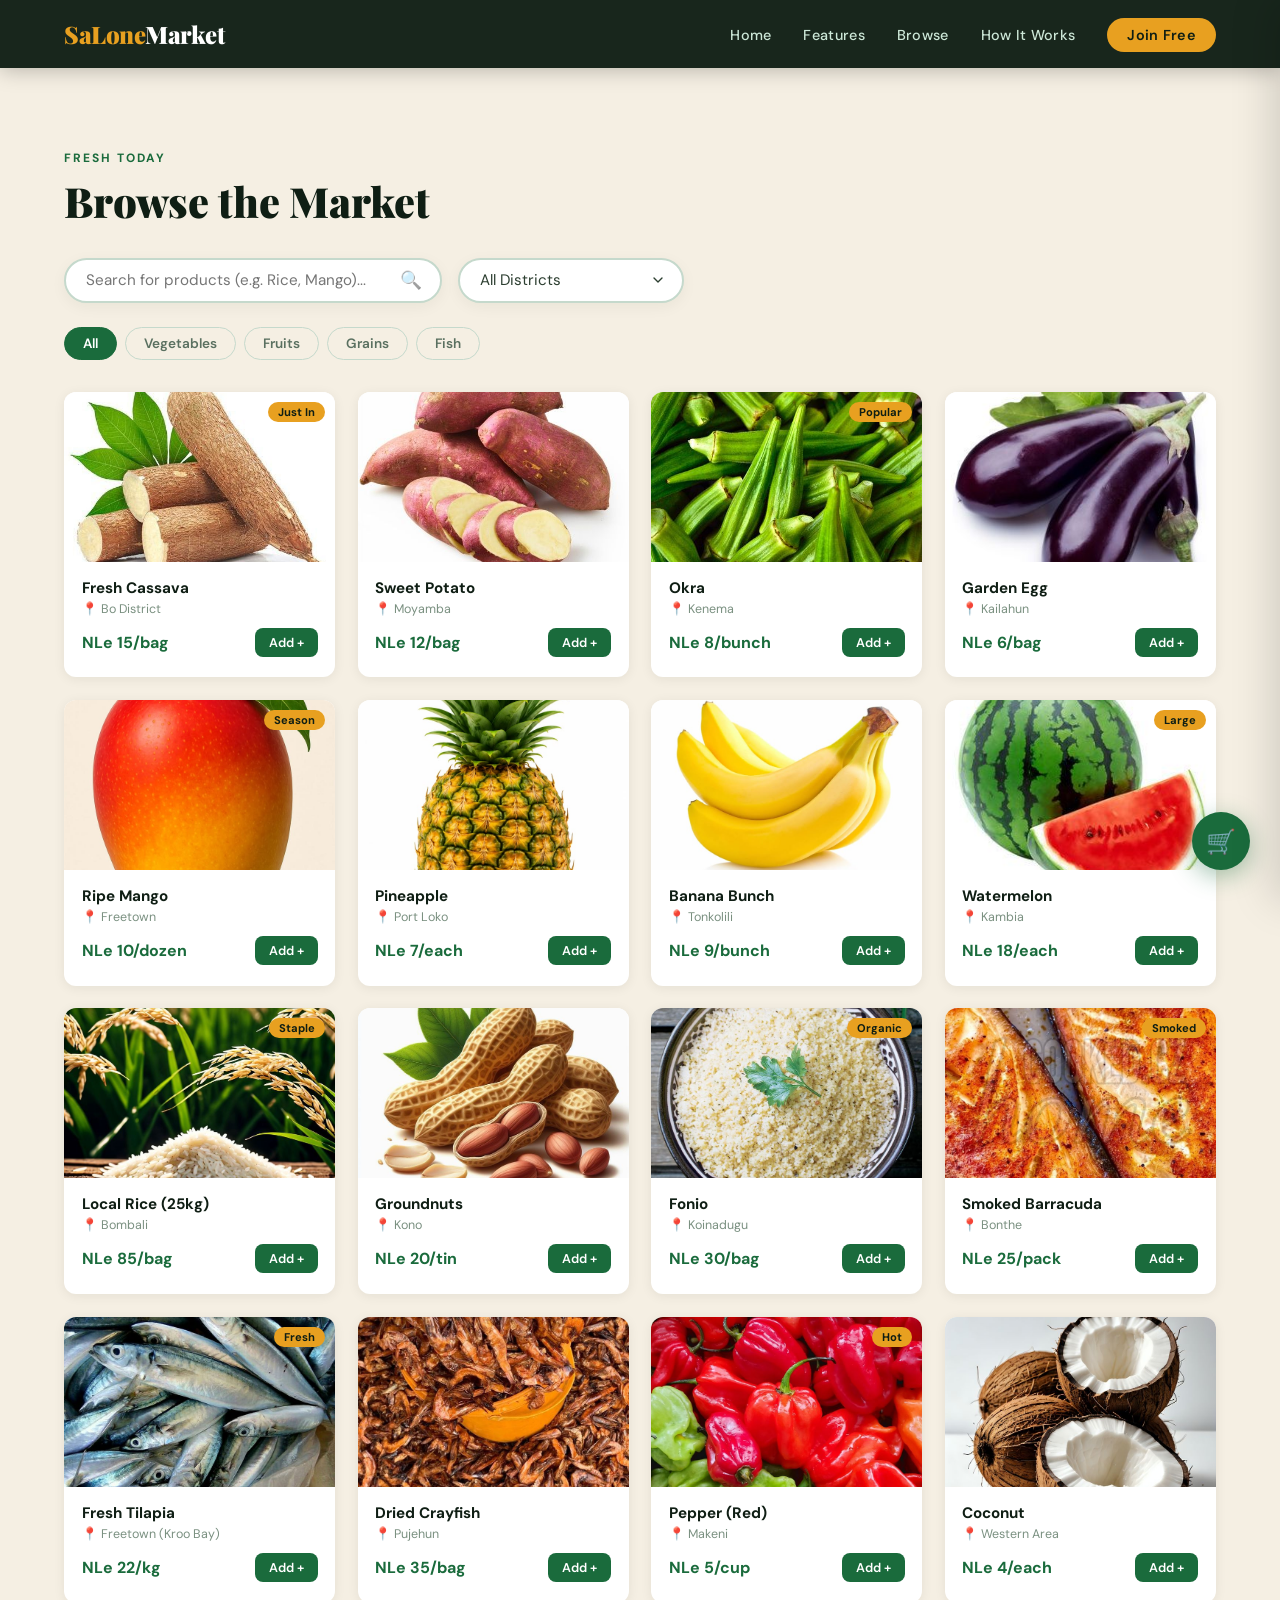
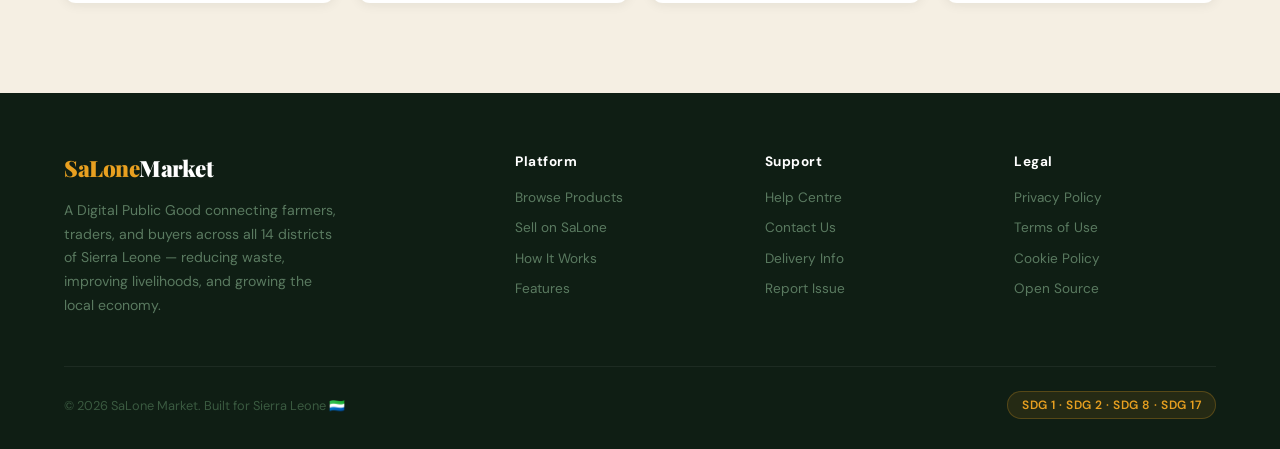
<file: browse.html>
<!DOCTYPE html>
<html lang="en">
<head>
  <meta charset="UTF-8" />
  <meta name="viewport" content="width=device-width, initial-scale=1.0"/>
  <title>SaLone Market — Browse</title>
  <link href="https://fonts.googleapis.com/css2?family=Playfair+Display:wght@700;900&family=DM+Sans:wght@300;400;500;600&display=swap" rel="stylesheet"/>
  <link rel="stylesheet" href="css/style.css" />
</head>
<body>

  <!-- ===== NAVBAR ===== -->
  <nav>
    <div class="nav-logo">SaLone<span>Market</span></div>
    <ul class="nav-links">
      <li><a href="index.html">Home</a></li>
      <li><a href="features.html">Features</a></li>
      <li><a href="browse.html" class="active">Browse</a></li>
      <li><a href="how-it-works.html">How It Works</a></li>
      <li><a href="register.html" class="nav-cta">Join Free</a></li>
    </ul>
    <button class="hamburger" id="hamburger" aria-label="Open menu">
      <span></span><span></span><span></span>
    </button>
  </nav>
  <div class="mobile-menu" id="mobileMenu">
    <a href="index.html" onclick="closeMobile()">Home</a>
    <a href="features.html" onclick="closeMobile()">Features</a>
    <a href="browse.html" onclick="closeMobile()">Browse</a>
    <a href="how-it-works.html" onclick="closeMobile()">How It Works</a>
    <a href="register.html" onclick="closeMobile()">Join Free</a>
  </div>

  <!-- ===== PRODUCTS ===== -->
  <section id="products" style="padding-top: 150px; min-height: 100vh;">
    <div class="products-header">
      <div class="reveal">
        <p class="section-label">Fresh Today</p>
        <h2 class="section-title">Browse the Market</h2>
      </div>
      <div class="products-controls">
        <div class="search-bars">
          <div class="search-bar-container">
            <input type="text" id="searchInput" placeholder="Search for products (e.g. Rice, Mango)..." onkeyup="handleSearch()" />
          </div>
          <div class="search-bar-container">
            <select id="locationInput" onchange="handleSearch()">
              <option value="">All Districts</option>
              <option value="Western Area">Western Area (Freetown)</option>
              <option value="Bo">Bo</option>
              <option value="Kenema">Kenema</option>
              <option value="Makeni">Makeni (Bombali)</option>
              <option value="Kono">Kono</option>
              <option value="Moyamba">Moyamba</option>
              <option value="Pujehun">Pujehun</option>
              <option value="Kailahun">Kailahun</option>
              <option value="Kambia">Kambia</option>
              <option value="Koinadugu">Koinadugu</option>
              <option value="Port Loko">Port Loko</option>
              <option value="Tonkolili">Tonkolili</option>
              <option value="Bonthe">Bonthe</option>
              <option value="Falaba">Falaba</option>
            </select>
          </div>
        </div>
        <div class="filter-tabs">
          <button class="tab-btn active" onclick="filterProducts('all',this)">All</button>
          <button class="tab-btn" onclick="filterProducts('vegetables',this)">Vegetables</button>
          <button class="tab-btn" onclick="filterProducts('fruits',this)">Fruits</button>
          <button class="tab-btn" onclick="filterProducts('grains',this)">Grains</button>
          <button class="tab-btn" onclick="filterProducts('fish',this)">Fish</button>
        </div>
      </div>
    </div>
    <div class="products-grid" id="productsGrid"></div>
  </section>

  <!-- ===== FOOTER ===== -->
  <footer>
    <div class="footer-grid">
      <div class="footer-brand">
        <div class="nav-logo">SaLone<span>Market</span></div>
        <p>A Digital Public Good connecting farmers, traders, and buyers across all 14 districts of Sierra Leone — reducing waste, improving livelihoods, and growing the local economy.</p>
      </div>
      <div class="footer-col">
        <h4>Platform</h4>
        <ul>
          <li><a href="browse.html">Browse Products</a></li>
          <li><a href="register.html">Sell on SaLone</a></li>
          <li><a href="how-it-works.html">How It Works</a></li>
          <li><a href="features.html">Features</a></li>
        </ul>
      </div>
      <div class="footer-col">
        <h4>Support</h4>
        <ul>
          <li><a href="#">Help Centre</a></li>
          <li><a href="#">Contact Us</a></li>
          <li><a href="#">Delivery Info</a></li>
          <li><a href="#">Report Issue</a></li>
        </ul>
      </div>
      <div class="footer-col">
        <h4>Legal</h4>
        <ul>
          <li><a href="#">Privacy Policy</a></li>
          <li><a href="#">Terms of Use</a></li>
          <li><a href="#">Cookie Policy</a></li>
          <li><a href="#">Open Source</a></li>
        </ul>
      </div>
    </div>
    <div class="footer-bottom">
      <p>© 2026 SaLone Market. Built for Sierra Leone 🇸🇱</p>
      <span class="sdg-badge">SDG 1 · SDG 2 · SDG 8 · SDG 17</span>
    </div>
  </footer>

  <!-- ===== CART FLOAT BUTTON ===== -->
  <button class="cart-float" onclick="toggleCart()" aria-label="Open cart">
    🛒
    <span class="cart-count" id="cartCount">0</span>
  </button>

  <!-- ===== CART SIDEBAR ===== -->
  <div class="cart-overlay" id="cartOverlay" onclick="toggleCart()"></div>
  <div class="cart-sidebar" id="cartSidebar">
    <div class="cart-header">
      <h2>Your Cart 🛒</h2>
      <button class="cart-close" onclick="toggleCart()">✕</button>
    </div>
    <div class="cart-items" id="cartItems">
      <div class="cart-empty">
        <div class="cart-empty-icon">🛒</div>
        <p>Your cart is empty.<br>Browse the market and add some goods!</p>
      </div>
    </div>
    <div class="cart-footer" id="cartFooter" style="display:none">
      <div class="cart-total">
        <span>Total</span>
        <span class="cart-total-price" id="cartTotal">NLe 0.00</span>
      </div>
      <button class="checkout-btn" onclick="checkout()">Proceed to Checkout →</button>
    </div>
  </div>

  <!-- ===== TOAST ===== -->
  <div class="toast" id="toast">
    <span class="toast-icon">✅</span>
    <span id="toastMsg">Item added!</span>
  </div>

  <script src="js/script.js"></script>
</body>
</html>
</file>
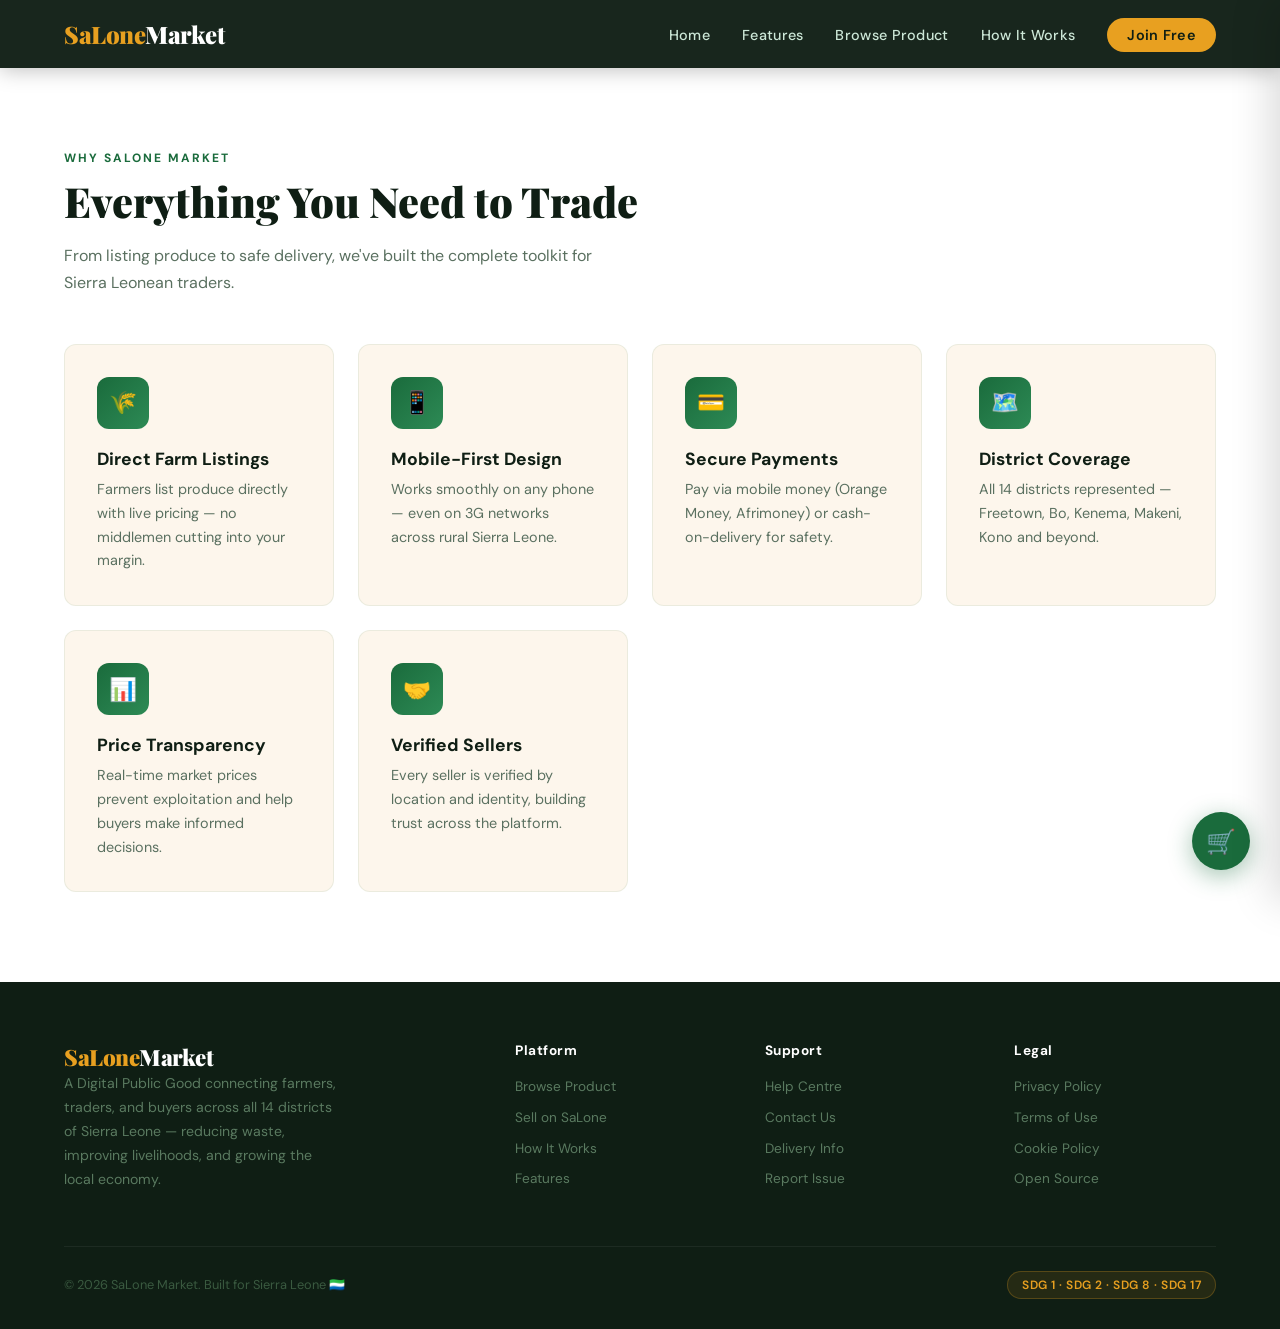
<file: features.html>
<!DOCTYPE html>
<html lang="en">
<head>
  <meta charset="UTF-8" />
  <meta name="viewport" content="width=device-width, initial-scale=1.0"/>
  <title>SaLone Market — Features</title>
  <link href="https://fonts.googleapis.com/css2?family=Playfair+Display:wght@700;900&family=DM+Sans:wght@300;400;500;600&display=swap" rel="stylesheet"/>
  <link rel="stylesheet" href="css/style.css" />
</head>
<body>

  <!-- ===== NAVBAR ===== -->
  <nav>
    <a href="index.html" class="nav-logo">SaLone<span>Market</span></a>
    <ul class="nav-links">
      <li><a href="index.html">Home</a></li>
      <li><a href="features.html" class="active">Features</a></li>
      <li><a href="browse.html">Browse Product</a></li>
      <li><a href="how-it-works.html">How It Works</a></li>
      <li><a href="register.html" class="nav-cta">Join Free</a></li>
    </ul>
    <button class="hamburger" id="hamburger" aria-label="Open menu">
      <span></span><span></span><span></span>
    </button>
  </nav>
  <div class="mobile-menu" id="mobileMenu">
    <a href="index.html" onclick="closeMobile()">Home</a>
    <a href="features.html" onclick="closeMobile()">Features</a>
    <a href="browse.html" onclick="closeMobile()">Browse Product</a>
    <a href="how-it-works.html" onclick="closeMobile()">How It Works</a>
    <a href="register.html" onclick="closeMobile()">Join Free</a>
  </div>

  <!-- ===== FEATURES ===== -->
  <section id="features" style="padding-top: 150px;">
    <div class="reveal">
      <p class="section-label">Why SaLone Market</p>
      <h2 class="section-title">Everything You Need to Trade</h2>
      <p class="section-sub">From listing produce to safe delivery, we've built the complete toolkit for Sierra Leonean traders.</p>
    </div>
    <div class="features-grid">
      <div class="feature-card reveal">
        <div class="feature-icon">🌾</div>
        <h3>Direct Farm Listings</h3>
        <p>Farmers list produce directly with live pricing — no middlemen cutting into your margin.</p>
      </div>
      <div class="feature-card reveal">
        <div class="feature-icon">📱</div>
        <h3>Mobile-First Design</h3>
        <p>Works smoothly on any phone — even on 3G networks across rural Sierra Leone.</p>
      </div>
      <div class="feature-card reveal">
        <div class="feature-icon">💳</div>
        <h3>Secure Payments</h3>
        <p>Pay via mobile money (Orange Money, Afrimoney) or cash-on-delivery for safety.</p>
      </div>
      <div class="feature-card reveal">
        <div class="feature-icon">🗺️</div>
        <h3>District Coverage</h3>
        <p>All 14 districts represented — Freetown, Bo, Kenema, Makeni, Kono and beyond.</p>
      </div>
      <div class="feature-card reveal">
        <div class="feature-icon">📊</div>
        <h3>Price Transparency</h3>
        <p>Real-time market prices prevent exploitation and help buyers make informed decisions.</p>
      </div>
      <div class="feature-card reveal">
        <div class="feature-icon">🤝</div>
        <h3>Verified Sellers</h3>
        <p>Every seller is verified by location and identity, building trust across the platform.</p>
      </div>
    </div>
  </section>

  <!-- ===== FOOTER ===== -->
  <footer>
    <div class="footer-grid">
      <div class="footer-brand">
        <a href="index.html" class="nav-logo">SaLone<span>Market</span></a>
        <p>A Digital Public Good connecting farmers, traders, and buyers across all 14 districts of Sierra Leone — reducing waste, improving livelihoods, and growing the local economy.</p>
      </div>
      <div class="footer-col">
        <h4>Platform</h4>
        <ul>
          <li><a href="browse.html">Browse Product</a></li>
          <li><a href="register.html">Sell on SaLone</a></li>
          <li><a href="how-it-works.html">How It Works</a></li>
          <li><a href="features.html">Features</a></li>
        </ul>
      </div>
      <div class="footer-col">
        <h4>Support</h4>
        <ul>
          <li><a href="#">Help Centre</a></li>
          <li><a href="#">Contact Us</a></li>
          <li><a href="#">Delivery Info</a></li>
          <li><a href="#">Report Issue</a></li>
        </ul>
      </div>
      <div class="footer-col">
        <h4>Legal</h4>
        <ul>
          <li><a href="#">Privacy Policy</a></li>
          <li><a href="#">Terms of Use</a></li>
          <li><a href="#">Cookie Policy</a></li>
          <li><a href="#">Open Source</a></li>
        </ul>
      </div>
    </div>
    <div class="footer-bottom">
      <p>© 2026 SaLone Market. Built for Sierra Leone 🇸🇱</p>
      <span class="sdg-badge">SDG 1 · SDG 2 · SDG 8 · SDG 17</span>
    </div>
  </footer>

  <!-- ===== CART FLOAT BUTTON ===== -->
  <button class="cart-float" onclick="toggleCart()" aria-label="Open cart">
    🛒
    <span class="cart-count" id="cartCount">0</span>
  </button>

  <!-- ===== CART SIDEBAR ===== -->
  <div class="cart-overlay" id="cartOverlay" onclick="toggleCart()"></div>
  <div class="cart-sidebar" id="cartSidebar">
    <div class="cart-header">
      <h2>Your Cart 🛒</h2>
      <button class="cart-close" onclick="toggleCart()">✕</button>
    </div>
    <div class="cart-items" id="cartItems">
      <div class="cart-empty">
        <div class="cart-empty-icon">🛒</div>
        <p>Your cart is empty.<br>Browse the market and add some goods!</p>
      </div>
    </div>
    <div class="cart-footer" id="cartFooter" style="display:none">
      <div class="cart-total">
        <span>Total</span>
        <span class="cart-total-price" id="cartTotal">NLe 0.00</span>
      </div>
      <button class="checkout-btn" onclick="checkout()">Proceed to Checkout →</button>
    </div>
  </div>

  <!-- ===== TOAST ===== -->
  <div class="toast" id="toast">
    <span class="toast-icon">✅</span>
    <span id="toastMsg">Item added!</span>
  </div>

  <script src="js/script.js"></script>
</body>
</html>
</file>
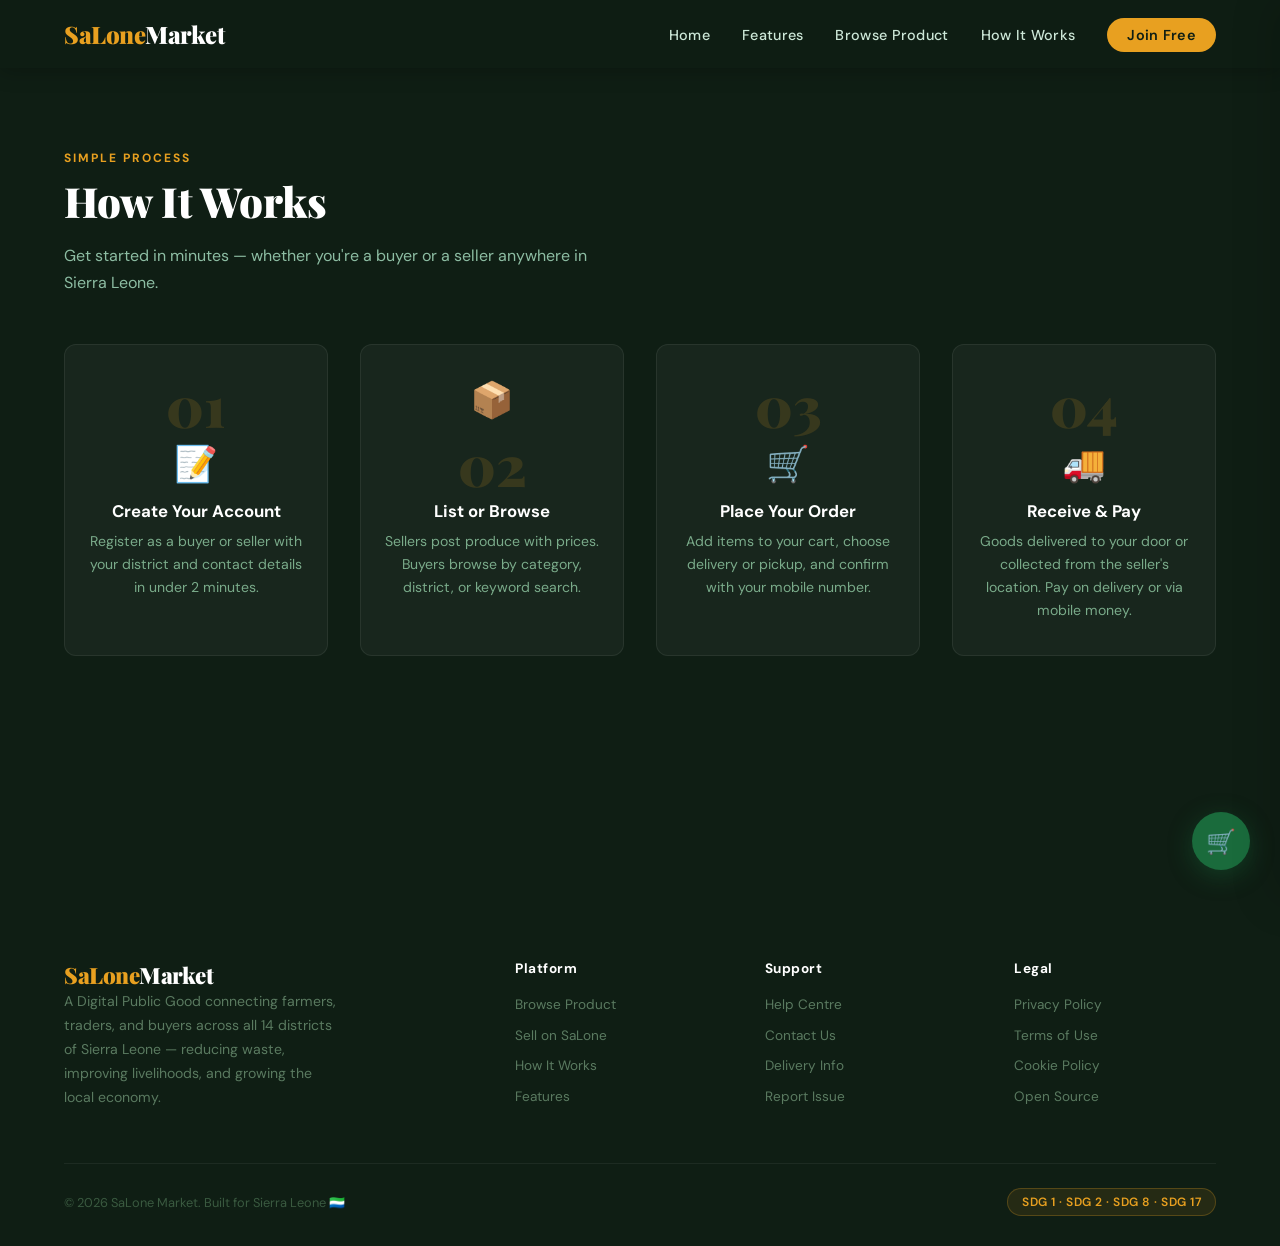
<file: how-it-works.html>
<!DOCTYPE html>
<html lang="en">
<head>
  <meta charset="UTF-8" />
  <meta name="viewport" content="width=device-width, initial-scale=1.0"/>
  <title>SaLone Market — How It Works</title>
  <link href="https://fonts.googleapis.com/css2?family=Playfair+Display:wght@700;900&family=DM+Sans:wght@300;400;500;600&display=swap" rel="stylesheet"/>
  <link rel="stylesheet" href="css/style.css" />
</head>
<body>

  <!-- ===== NAVBAR ===== -->
  <nav>
    <a href="index.html" class="nav-logo">SaLone<span>Market</span></a>
    <ul class="nav-links">
      <li><a href="index.html">Home</a></li>
      <li><a href="features.html">Features</a></li>
      <li><a href="browse.html">Browse Product</a></li>
      <li><a href="how-it-works.html" class="active">How It Works</a></li>
      <li><a href="register.html" class="nav-cta">Join Free</a></li>
    </ul>
    <button class="hamburger" id="hamburger" aria-label="Open menu">
      <span></span><span></span><span></span>
    </button>
  </nav>
  <div class="mobile-menu" id="mobileMenu">
    <a href="index.html" onclick="closeMobile()">Home</a>
    <a href="features.html" onclick="closeMobile()">Features</a>
    <a href="browse.html" onclick="closeMobile()">Browse Product</a>
    <a href="how-it-works.html" onclick="closeMobile()">How It Works</a>
    <a href="register.html" onclick="closeMobile()">Join Free</a>
  </div>

  <!-- ===== HOW IT WORKS ===== -->
  <section id="how" style="padding-top: 150px; min-height: 100vh;">
    <div class="reveal">
      <p class="section-label">Simple Process</p>
      <h2 class="section-title">How It Works</h2>
      <p class="section-sub">Get started in minutes — whether you're a buyer or a seller anywhere in Sierra Leone.</p>
    </div>
    <div class="steps-grid">
      <div class="step reveal">
        <div class="step-num">01</div>
        <div class="step-icon">📝</div>
        <h3>Create Your Account</h3>
        <p>Register as a buyer or seller with your district and contact details in under 2 minutes.</p>
      </div>
      <div class="step reveal">
        <div class="step-icon">📦</div>
        <div class="step-num">02</div>
        <h3>List or Browse</h3>
        <p>Sellers post produce with prices. Buyers browse by category, district, or keyword search.</p>
      </div>
      <div class="step reveal">
        <div class="step-num">03</div>
        <div class="step-icon">🛒</div>
        <h3>Place Your Order</h3>
        <p>Add items to your cart, choose delivery or pickup, and confirm with your mobile number.</p>
      </div>
      <div class="step reveal">
        <div class="step-num">04</div>
        <div class="step-icon">🚚</div>
        <h3>Receive &amp; Pay</h3>
        <p>Goods delivered to your door or collected from the seller's location. Pay on delivery or via mobile money.</p>
      </div>
    </div>
  </section>

  <!-- ===== FOOTER ===== -->
  <footer>
    <div class="footer-grid">
      <div class="footer-brand">
        <a href="index.html" class="nav-logo">SaLone<span>Market</span></a>
        <p>A Digital Public Good connecting farmers, traders, and buyers across all 14 districts of Sierra Leone — reducing waste, improving livelihoods, and growing the local economy.</p>
      </div>
      <div class="footer-col">
        <h4>Platform</h4>
        <ul>
          <li><a href="browse.html">Browse Product</a></li>
          <li><a href="register.html">Sell on SaLone</a></li>
          <li><a href="how-it-works.html">How It Works</a></li>
          <li><a href="features.html">Features</a></li>
        </ul>
      </div>
      <div class="footer-col">
        <h4>Support</h4>
        <ul>
          <li><a href="#">Help Centre</a></li>
          <li><a href="#">Contact Us</a></li>
          <li><a href="#">Delivery Info</a></li>
          <li><a href="#">Report Issue</a></li>
        </ul>
      </div>
      <div class="footer-col">
        <h4>Legal</h4>
        <ul>
          <li><a href="#">Privacy Policy</a></li>
          <li><a href="#">Terms of Use</a></li>
          <li><a href="#">Cookie Policy</a></li>
          <li><a href="#">Open Source</a></li>
        </ul>
      </div>
    </div>
    <div class="footer-bottom">
      <p>© 2026 SaLone Market. Built for Sierra Leone 🇸🇱</p>
      <span class="sdg-badge">SDG 1 · SDG 2 · SDG 8 · SDG 17</span>
    </div>
  </footer>

  <!-- ===== CART FLOAT BUTTON ===== -->
  <button class="cart-float" onclick="toggleCart()" aria-label="Open cart">
    🛒
    <span class="cart-count" id="cartCount">0</span>
  </button>

  <!-- ===== CART SIDEBAR ===== -->
  <div class="cart-overlay" id="cartOverlay" onclick="toggleCart()"></div>
  <div class="cart-sidebar" id="cartSidebar">
    <div class="cart-header">
      <h2>Your Cart 🛒</h2>
      <button class="cart-close" onclick="toggleCart()">✕</button>
    </div>
    <div class="cart-items" id="cartItems">
      <div class="cart-empty">
        <div class="cart-empty-icon">🛒</div>
        <p>Your cart is empty.<br>Browse the market and add some goods!</p>
      </div>
    </div>
    <div class="cart-footer" id="cartFooter" style="display:none">
      <div class="cart-total">
        <span>Total</span>
        <span class="cart-total-price" id="cartTotal">NLe 0.00</span>
      </div>
      <button class="checkout-btn" onclick="checkout()">Proceed to Checkout →</button>
    </div>
  </div>

  <!-- ===== TOAST ===== -->
  <div class="toast" id="toast">
    <span class="toast-icon">✅</span>
    <span id="toastMsg">Item added!</span>
  </div>

  <script src="js/script.js"></script>
</body>
</html>
</file>
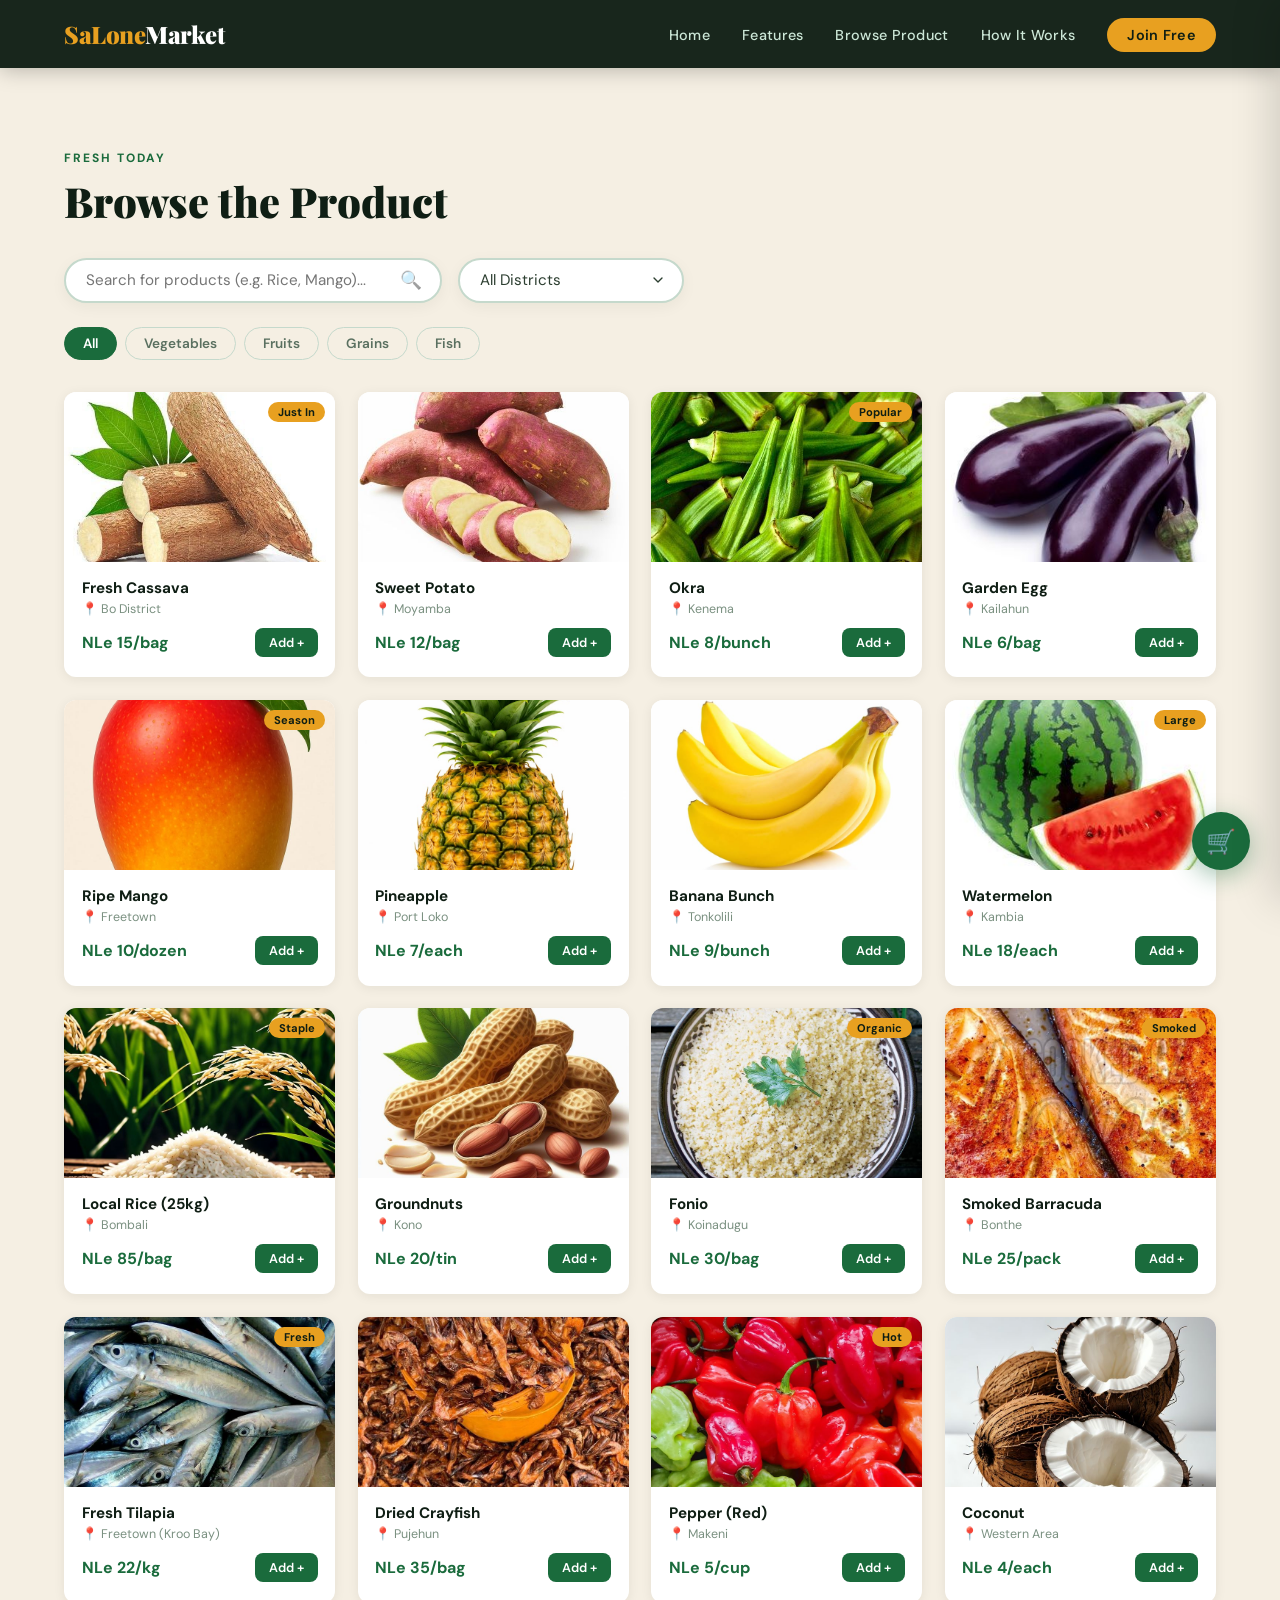
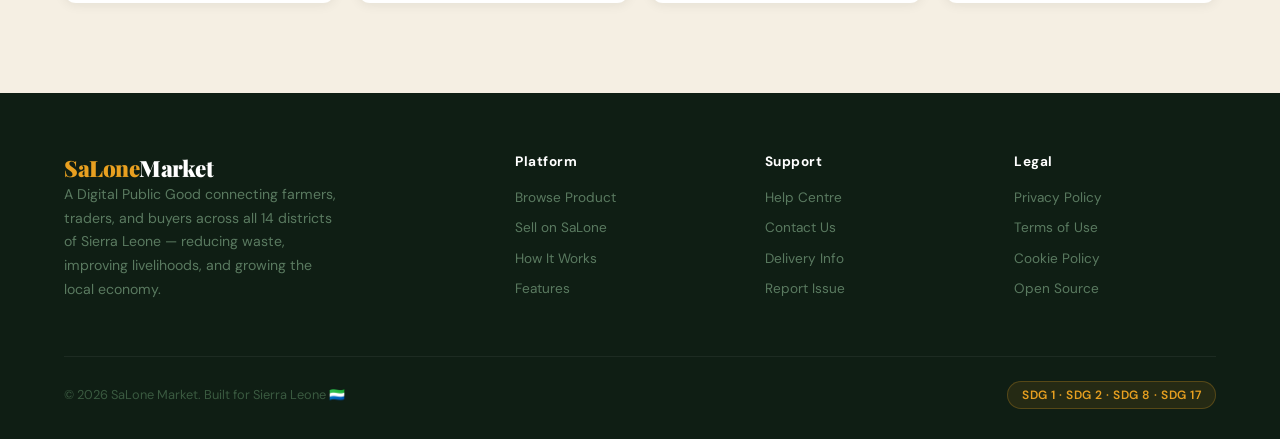
<file: products.html>
<!DOCTYPE html>
<html lang="en">
<head>
  <meta charset="UTF-8" />
  <meta name="viewport" content="width=device-width, initial-scale=1.0"/>
  <title>SaLone Market — Browse</title>
  <link href="https://fonts.googleapis.com/css2?family=Playfair+Display:wght@700;900&family=DM+Sans:wght@300;400;500;600&display=swap" rel="stylesheet"/>
  <link rel="stylesheet" href="css/style.css" />
</head>
<body>

  <!-- ===== NAVBAR ===== -->
  <nav>
    <a href="index.html" class="nav-logo">SaLone<span>Market</span></a>
    <ul class="nav-links">
      <li><a href="index.html">Home</a></li>
      <li><a href="features.html">Features</a></li>
      <li><a href="products.html" class="active">Browse Product</a></li>
      <li><a href="how-it-works.html">How It Works</a></li>
      <li><a href="register.html" class="nav-cta">Join Free</a></li>
    </ul>
    <button class="hamburger" id="hamburger" aria-label="Open menu">
      <span></span><span></span><span></span>
    </button>
  </nav>
  <div class="mobile-menu" id="mobileMenu">
    <a href="index.html" onclick="closeMobile()">Home</a>
    <a href="features.html" onclick="closeMobile()">Features</a>
    <a href="products.html" onclick="closeMobile()">Browse Product</a>
    <a href="how-it-works.html" onclick="closeMobile()">How It Works</a>
    <a href="register.html" onclick="closeMobile()">Join Free</a>
  </div>

  <!-- ===== PRODUCTS ===== -->
  <section id="products" style="padding-top: 150px; min-height: 100vh;">
    <div class="products-header">
      <div class="reveal">
        <p class="section-label">Fresh Today</p>
        <h2 class="section-title">Browse the Product</h2>
      </div>
      <div class="products-controls">
        <div class="search-bars">
          <div class="search-bar-container">
            <input type="text" id="searchInput" placeholder="Search for products (e.g. Rice, Mango)..." onkeyup="handleSearch()" />
          </div>
          <div class="search-bar-container">
            <select id="locationInput" onchange="handleSearch()">
              <option value="">All Districts</option>
              <option value="Western Area">Western Area (Freetown)</option>
              <option value="Bo">Bo</option>
              <option value="Kenema">Kenema</option>
              <option value="Makeni">Makeni (Bombali)</option>
              <option value="Kono">Kono</option>
              <option value="Moyamba">Moyamba</option>
              <option value="Pujehun">Pujehun</option>
              <option value="Kailahun">Kailahun</option>
              <option value="Kambia">Kambia</option>
              <option value="Koinadugu">Koinadugu</option>
              <option value="Port Loko">Port Loko</option>
              <option value="Tonkolili">Tonkolili</option>
              <option value="Bonthe">Bonthe</option>
              <option value="Falaba">Falaba</option>
            </select>
          </div>
        </div>
        <div class="filter-tabs">
          <button class="tab-btn active" onclick="filterProducts('all',this)">All</button>
          <button class="tab-btn" onclick="filterProducts('vegetables',this)">Vegetables</button>
          <button class="tab-btn" onclick="filterProducts('fruits',this)">Fruits</button>
          <button class="tab-btn" onclick="filterProducts('grains',this)">Grains</button>
          <button class="tab-btn" onclick="filterProducts('fish',this)">Fish</button>
        </div>
      </div>
    </div>
    <div class="products-grid" id="productsGrid"></div>
  </section>

  <!-- ===== FOOTER ===== -->
  <footer>
    <div class="footer-grid">
      <div class="footer-brand">
        <a href="index.html" class="nav-logo">SaLone<span>Market</span></a>
        <p>A Digital Public Good connecting farmers, traders, and buyers across all 14 districts of Sierra Leone — reducing waste, improving livelihoods, and growing the local economy.</p>
      </div>
      <div class="footer-col">
        <h4>Platform</h4>
        <ul>
          <li><a href="products.html">Browse Product</a></li>
          <li><a href="register.html">Sell on SaLone</a></li>
          <li><a href="how-it-works.html">How It Works</a></li>
          <li><a href="features.html">Features</a></li>
        </ul>
      </div>
      <div class="footer-col">
        <h4>Support</h4>
        <ul>
          <li><a href="#">Help Centre</a></li>
          <li><a href="#">Contact Us</a></li>
          <li><a href="#">Delivery Info</a></li>
          <li><a href="#">Report Issue</a></li>
        </ul>
      </div>
      <div class="footer-col">
        <h4>Legal</h4>
        <ul>
          <li><a href="#">Privacy Policy</a></li>
          <li><a href="#">Terms of Use</a></li>
          <li><a href="#">Cookie Policy</a></li>
          <li><a href="#">Open Source</a></li>
        </ul>
      </div>
    </div>
    <div class="footer-bottom">
      <p>© 2026 SaLone Market. Built for Sierra Leone 🇸🇱</p>
      <span class="sdg-badge">SDG 1 · SDG 2 · SDG 8 · SDG 17</span>
    </div>
  </footer>

  <!-- ===== CART FLOAT BUTTON ===== -->
  <button class="cart-float" onclick="toggleCart()" aria-label="Open cart">
    🛒
    <span class="cart-count" id="cartCount">0</span>
  </button>

  <!-- ===== CART SIDEBAR ===== -->
  <div class="cart-overlay" id="cartOverlay" onclick="toggleCart()"></div>
  <div class="cart-sidebar" id="cartSidebar">
    <div class="cart-header">
      <h2>Your Cart 🛒</h2>
      <button class="cart-close" onclick="toggleCart()">✕</button>
    </div>
    <div class="cart-items" id="cartItems">
      <div class="cart-empty">
        <div class="cart-empty-icon">🛒</div>
        <p>Your cart is empty.<br>Browse the market and add some goods!</p>
      </div>
    </div>
    <div class="cart-footer" id="cartFooter" style="display:none">
      <div class="cart-total">
        <span>Total</span>
        <span class="cart-total-price" id="cartTotal">NLe 0.00</span>
      </div>
      <button class="checkout-btn" onclick="checkout()">Proceed to Checkout →</button>
    </div>
  </div>

  <!-- ===== TOAST ===== -->
  <div class="toast" id="toast">
    <span class="toast-icon">✅</span>
    <span id="toastMsg">Item added!</span>
  </div>

  <script src="js/script.js"></script>
</body>
</html>
</file>
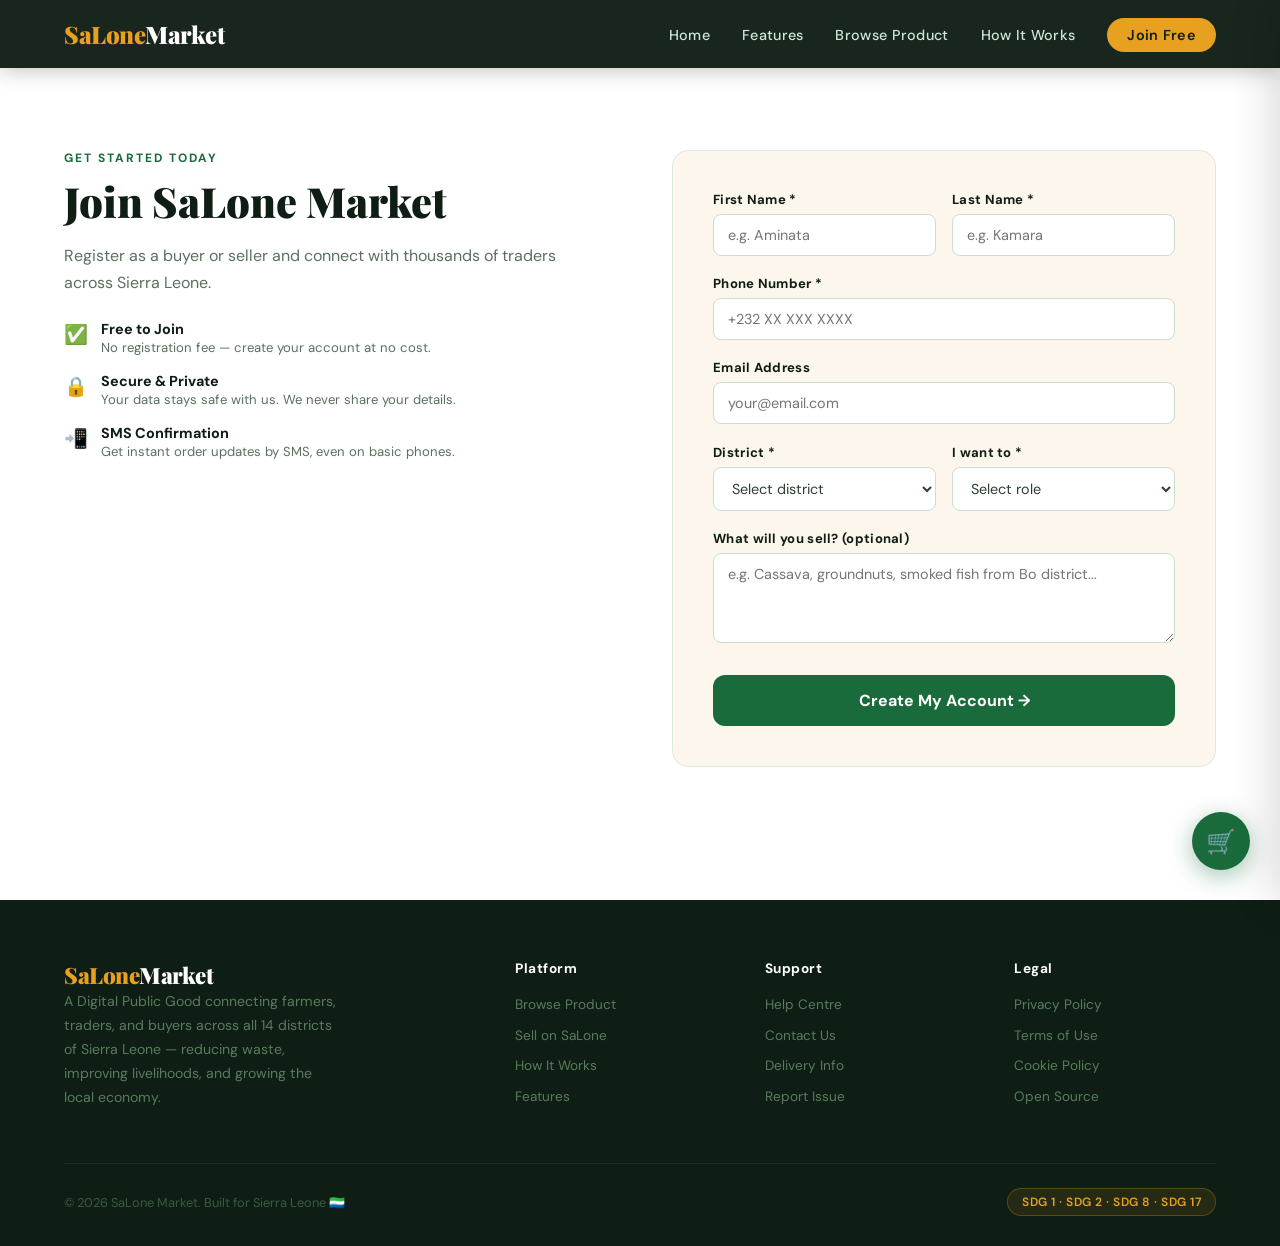
<file: register.html>
<!DOCTYPE html>
<html lang="en">
<head>
  <meta charset="UTF-8" />
  <meta name="viewport" content="width=device-width, initial-scale=1.0"/>
  <title>SaLone Market — Join Free</title>
  <link href="https://fonts.googleapis.com/css2?family=Playfair+Display:wght@700;900&family=DM+Sans:wght@300;400;500;600&display=swap" rel="stylesheet"/>
  <link rel="stylesheet" href="css/style.css" />
</head>
<body>

  <!-- ===== NAVBAR ===== -->
  <nav>
    <a href="index.html" class="nav-logo">SaLone<span>Market</span></a>
    <ul class="nav-links">
      <li><a href="index.html">Home</a></li>
      <li><a href="features.html">Features</a></li>
      <li><a href="browse.html">Browse Product</a></li>
      <li><a href="how-it-works.html">How It Works</a></li>
      <li><a href="register.html" class="nav-cta active">Join Free</a></li>
    </ul>
    <button class="hamburger" id="hamburger" aria-label="Open menu">
      <span></span><span></span><span></span>
    </button>
  </nav>
  <div class="mobile-menu" id="mobileMenu">
    <a href="index.html" onclick="closeMobile()">Home</a>
    <a href="features.html" onclick="closeMobile()">Features</a>
    <a href="browse.html" onclick="closeMobile()">Browse Product</a>
    <a href="how-it-works.html" onclick="closeMobile()">How It Works</a>
    <a href="register.html" onclick="closeMobile()">Join Free</a>
  </div>

  <!-- ===== REGISTER FORM ===== -->
  <section id="register" style="padding-top: 150px; min-height: 100vh;">
    <div class="form-layout">
      <div class="form-info reveal">
        <p class="section-label">Get Started Today</p>
        <h2 class="section-title">Join SaLone Market</h2>
        <p class="section-sub">Register as a buyer or seller and connect with thousands of traders across Sierra Leone.</p>
        <div class="form-benefit">
          <div class="benefit-icon">✅</div>
          <div class="benefit-text">
            <h4>Free to Join</h4>
            <p>No registration fee — create your account at no cost.</p>
          </div>
        </div>
        <div class="form-benefit">
          <div class="benefit-icon">🔒</div>
          <div class="benefit-text">
            <h4>Secure &amp; Private</h4>
            <p>Your data stays safe with us. We never share your details.</p>
          </div>
        </div>
        <div class="form-benefit">
          <div class="benefit-icon">📲</div>
          <div class="benefit-text">
            <h4>SMS Confirmation</h4>
            <p>Get instant order updates by SMS, even on basic phones.</p>
          </div>
        </div>
      </div>

      <div class="reveal">
        <div class="market-form">
          <div id="formArea">
            <div class="form-row">
              <div class="form-group">
                <label for="fname">First Name *</label>
                <input type="text" id="fname" placeholder="e.g. Aminata" required />
              </div>
              <div class="form-group">
                <label for="lname">Last Name *</label>
                <input type="text" id="lname" placeholder="e.g. Kamara" required />
              </div>
            </div>
            <div class="form-group">
              <label for="phone">Phone Number *</label>
              <input type="tel" id="phone" placeholder="+232 XX XXX XXXX" required />
            </div>
            <div class="form-group">
              <label for="email">Email Address</label>
              <input type="email" id="email" placeholder="your@email.com" />
            </div>
            <div class="form-row">
              <div class="form-group">
                <label for="district">District *</label>
                <select id="district" required>
                  <option value="">Select district</option>
                  <option>Western Area (Freetown)</option>
                  <option>Bo</option>
                  <option>Kenema</option>
                  <option>Makeni (Bombali)</option>
                  <option>Kono</option>
                  <option>Moyamba</option>
                  <option>Pujehun</option>
                  <option>Kailahun</option>
                  <option>Kambia</option>
                  <option>Koinadugu</option>
                  <option>Port Loko</option>
                  <option>Tonkolili</option>
                  <option>Bonthe</option>
                  <option>Falaba</option>
                </select>
              </div>
              <div class="form-group">
                <label for="role">I want to *</label>
                <select id="role" required>
                  <option value="">Select role</option>
                  <option>Buy Goods</option>
                  <option>Sell Goods</option>
                  <option>Both Buy &amp; Sell</option>
                </select>
              </div>
            </div>
            <div class="form-group">
              <label for="product">What will you sell? (optional)</label>
              <textarea id="product" placeholder="e.g. Cassava, groundnuts, smoked fish from Bo district..."></textarea>
            </div>
            <button class="form-submit" onclick="handleSubmit()">Create My Account →</button>
          </div>
          <div class="form-success" id="formSuccess">
            <img src="images/11259067813936253.jfif" alt="Welcome Image" style="width: 120px; height: 120px; border-radius: 50%; object-fit: cover; margin: 0 auto 1.5rem; display: block; border: 4px solid var(--green); box-shadow: 0 8px 24px rgba(26,107,60,0.2);" />
            <h3>Welcome to SaLone Market!</h3>
            <p>Your account has been created. Check your phone for an SMS confirmation shortly.</p>
          </div>
        </div>
      </div>
    </div>
  </section>

  <!-- ===== FOOTER ===== -->
  <footer>
    <div class="footer-grid">
      <div class="footer-brand">
        <a href="index.html" class="nav-logo">SaLone<span>Market</span></a>
        <p>A Digital Public Good connecting farmers, traders, and buyers across all 14 districts of Sierra Leone — reducing waste, improving livelihoods, and growing the local economy.</p>
      </div>
      <div class="footer-col">
        <h4>Platform</h4>
        <ul>
          <li><a href="browse.html">Browse Product</a></li>
          <li><a href="register.html">Sell on SaLone</a></li>
          <li><a href="how-it-works.html">How It Works</a></li>
          <li><a href="features.html">Features</a></li>
        </ul>
      </div>
      <div class="footer-col">
        <h4>Support</h4>
        <ul>
          <li><a href="#">Help Centre</a></li>
          <li><a href="#">Contact Us</a></li>
          <li><a href="#">Delivery Info</a></li>
          <li><a href="#">Report Issue</a></li>
        </ul>
      </div>
      <div class="footer-col">
        <h4>Legal</h4>
        <ul>
          <li><a href="#">Privacy Policy</a></li>
          <li><a href="#">Terms of Use</a></li>
          <li><a href="#">Cookie Policy</a></li>
          <li><a href="#">Open Source</a></li>
        </ul>
      </div>
    </div>
    <div class="footer-bottom">
      <p>© 2026 SaLone Market. Built for Sierra Leone 🇸🇱</p>
      <span class="sdg-badge">SDG 1 · SDG 2 · SDG 8 · SDG 17</span>
    </div>
  </footer>

  <!-- ===== CART FLOAT BUTTON ===== -->
  <button class="cart-float" onclick="toggleCart()" aria-label="Open cart">
    🛒
    <span class="cart-count" id="cartCount">0</span>
  </button>

  <!-- ===== CART SIDEBAR ===== -->
  <div class="cart-overlay" id="cartOverlay" onclick="toggleCart()"></div>
  <div class="cart-sidebar" id="cartSidebar">
    <div class="cart-header">
      <h2>Your Cart 🛒</h2>
      <button class="cart-close" onclick="toggleCart()">✕</button>
    </div>
    <div class="cart-items" id="cartItems">
      <div class="cart-empty">
        <div class="cart-empty-icon">🛒</div>
        <p>Your cart is empty.<br>Browse the market and add some goods!</p>
      </div>
    </div>
    <div class="cart-footer" id="cartFooter" style="display:none">
      <div class="cart-total">
        <span>Total</span>
        <span class="cart-total-price" id="cartTotal">NLe 0.00</span>
      </div>
      <button class="checkout-btn" onclick="checkout()">Proceed to Checkout →</button>
    </div>
  </div>

  <!-- ===== TOAST ===== -->
  <div class="toast" id="toast">
    <span class="toast-icon">✅</span>
    <span id="toastMsg">Item added!</span>
  </div>

  <script src="js/script.js"></script>
</body>
</html>
</file>
<file: css/style.css>
/* ===================== CSS VARIABLES ===================== */
:root {
  --green:   #1a6b3c;
  --gold:    #e8a020;
  --cream:   #fdf6ec;
  --dark:    #0f1e14;
  --text:    #2c3e30;
  --light:   #f5efe3;
  --white:   #ffffff;
  --shadow:  0 8px 32px rgba(15,30,20,0.12);
  --radius:  12px;
  --font-display: 'Playfair Display', serif;
  --font-body:    'DM Sans', sans-serif;
}

/* ===================== RESET & BASE ===================== */
*, *::before, *::after { margin:0; padding:0; box-sizing:border-box; }
html { scroll-behavior: smooth; }
body {
  font-family: var(--font-body);
  background: var(--cream);
  color: var(--text);
  overflow-x: hidden;
}
img { max-width:100%; display:block; }
a  { text-decoration:none; color:inherit; }
ul { list-style:none; }

/* ===================== NAVBAR ===================== */
nav {
  position: fixed; top:0; left:0; width:100%; z-index:1000;
  background: rgba(15,30,20,0.96);
  backdrop-filter: blur(10px);
  display: flex; align-items:center; justify-content:space-between;
  padding: 0 5%;
  height: 68px;
  box-shadow: 0 2px 20px rgba(0,0,0,0.25);
}
.nav-logo {
  font-family: var(--font-display);
  font-size: 1.5rem; font-weight:900;
  color: var(--gold);
  letter-spacing: -0.5px;
  text-decoration: none;
}
.nav-logo span { color: var(--white); }
.nav-links {
  display: flex; gap:2rem; align-items:center;
}
.nav-links a {
  color: #cde8d8; font-size:0.9rem; font-weight:500;
  transition: color 0.2s;
  letter-spacing:0.3px;
}
.nav-links a:hover { color: var(--gold); }
.nav-cta {
  background: var(--gold); color: var(--dark) !important;
  padding: 8px 20px; border-radius: 50px;
  font-weight:600 !important;
  transition: background 0.2s, transform 0.2s !important;
}
.nav-cta:hover { background:#f5b832; transform:translateY(-1px); }
.hamburger {
  display:none; flex-direction:column; gap:5px; cursor:pointer;
  background:none; border:none; padding:4px;
}
.hamburger span {
  display:block; width:24px; height:2px;
  background:var(--white); border-radius:2px;
  transition: all 0.3s;
}
.mobile-menu {
  display:none; position:fixed; top:68px; left:0; width:100%;
  background: rgba(15,30,20,0.98); padding:1.5rem 5%;
  flex-direction:column; gap:1rem; z-index:999;
}
.mobile-menu.open { display:flex; }
.mobile-menu a {
  color:#cde8d8; font-size:1rem; font-weight:500;
  padding: 0.5rem 0; border-bottom:1px solid rgba(255,255,255,0.08);
}

/* ===================== NEW LAYOUT STYLES ===================== */
.bg-light { background: #f8fbf9; }
.bg-white { background: var(--white); }
.text-gold { color: var(--gold) !important; }
.text-center { text-align: center; }
.mt-3 { margin-top: 1.5rem; }

/* ===================== HERO ===================== */
#home {
  min-height: 100vh;
  background: linear-gradient(135deg, #0f1e14 0%, #1a6b3c 60%, #2d8a55 100%);
  display:flex; align-items:center;
  padding: 100px 5% 60px;
  position:relative; overflow:hidden;
}
#home::before {
  content:'';
  position:absolute; inset:0;
  background: url("data:image/svg+xml,%3Csvg width='60' height='60' viewBox='0 0 60 60' xmlns='http://www.w3.org/2000/svg'%3E%3Cg fill='none' fill-rule='evenodd'%3E%3Cg fill='%23ffffff' fill-opacity='0.03'%3E%3Cpath d='M36 34v-4h-2v4h-4v2h4v4h2v-4h4v-2h-4zm0-30V0h-2v4h-4v2h4v4h2V6h4V4h-4zM6 34v-4H4v4H0v2h4v4h2v-4h4v-2H6zM6 4V0H4v4H0v2h4v4h2V6h4V4H6z'/%3E%3C/g%3E%3C/g%3E%3C/svg%3E");
}
.hero-content { max-width:650px; position:relative; z-index:1; }
.hero-badge {
  display:inline-block;
  background: rgba(232,160,32,0.15);
  border: 1px solid rgba(232,160,32,0.4);
  color: var(--gold);
  font-size:0.78rem; font-weight:600; letter-spacing:1.5px;
  text-transform:uppercase; padding:6px 16px; border-radius:50px;
  margin-bottom:1.5rem;
  animation: fadeUp 0.6s ease both;
}
.hero-title {
  font-family: var(--font-display);
  font-size: clamp(2.4rem, 5vw, 3.8rem);
  font-weight:900; line-height:1.1;
  color: var(--white); margin-bottom:1.2rem;
  animation: fadeUp 0.7s 0.1s ease both;
}
.hero-title em { color: var(--gold); font-style:normal; }
.hero-desc {
  font-size:1.05rem; color:#b8d9c6; line-height:1.75;
  margin-bottom:2.2rem;
  animation: fadeUp 0.7s 0.2s ease both;
}
.hero-buttons {
  display:flex; gap:1rem; flex-wrap:wrap;
  animation: fadeUp 0.7s 0.3s ease both;
}
.btn-primary {
  background: var(--gold); color: var(--dark);
  padding:14px 32px; border-radius:50px;
  font-weight:700; font-size:0.95rem;
  transition: all 0.25s; display:inline-block;
  box-shadow: 0 4px 20px rgba(232,160,32,0.4);
}
.btn-primary:hover { background:#f5b832; transform:translateY(-2px); box-shadow:0 8px 28px rgba(232,160,32,0.5); }
.btn-outline {
  border:2px solid rgba(255,255,255,0.4); color:var(--white);
  padding:12px 28px; border-radius:50px;
  font-weight:600; font-size:0.95rem;
  transition: all 0.25s; display:inline-block;
}
.btn-outline:hover { border-color:var(--white); background:rgba(255,255,255,0.08); }

/* ===================== SECTION SHARED ===================== */
.reveal {
  opacity: 0;
  transform: translateY(30px);
  transition: all 0.8s cubic-bezier(0.2, 0.8, 0.2, 1);
}
.reveal.visible {
  opacity: 1;
  transform: translateY(0);
}

/* --- Floating Background Animations --- */
@keyframes floatShapes {
  0% { transform: translateY(0px) rotate(0deg) scale(1); }
  50% { transform: translateY(-25px) rotate(15deg) scale(1.05); }
  100% { transform: translateY(0px) rotate(0deg) scale(1); }
}
@keyframes pulseShapes {
  0% { transform: scale(1); opacity: 0.05; }
  50% { transform: scale(1.2); opacity: 0.1; }
  100% { transform: scale(1); opacity: 0.05; }
}

.shape {
  position: absolute;
  z-index: 0;
  border-radius: 50%;
  pointer-events: none;
}
.shape-1 {
  width: 200px; height: 200px;
  background: var(--gold); opacity: 0.1;
  top: 10%; right: 5%;
  animation: floatShapes 8s ease-in-out infinite;
}
.shape-2 {
  width: 120px; height: 120px;
  background: var(--green); opacity: 0.08;
  bottom: 15%; left: 8%;
  animation: floatShapes 10s ease-in-out infinite reverse;
}
.shape-3 {
  width: 300px; height: 300px;
  background: rgba(15, 30, 20, 0.05);
  top: 40%; left: -5%;
  animation: pulseShapes 12s ease-in-out infinite;
}
.shape-4 {
  width: 150px; height: 150px;
  background: var(--gold); opacity: 0.08;
  top: 20%; left: 10%;
  animation: floatShapes 9s ease-in-out infinite;
}
.shape-5 {
  width: 250px; height: 250px;
  background: var(--green); opacity: 0.05;
  bottom: 10%; right: -5%;
  animation: pulseShapes 14s ease-in-out infinite reverse;
}

section { padding: 90px 5%; position: relative; }
.section-label {
  font-size: 0.75rem; font-weight: 700; letter-spacing: 2px;
  text-transform: uppercase; color: var(--green);
  margin-bottom: 0.6rem;
}
.section-title {
  font-family: var(--font-display); font-size: clamp(1.8rem, 3.5vw, 2.6rem);
  font-weight: 900; color: var(--dark); line-height: 1.2; margin-bottom: 1rem;
}
.section-sub {
  font-size: 1rem; color: #5a7060; line-height: 1.7;
  max-width: 540px; margin-bottom: 3rem;
}

/* ===================== ABOUT US ===================== */
.about-grid {
  display: grid;
  grid-template-columns: 1fr 1fr;
  gap: 4rem;
  align-items: center;
  max-width: 1200px; margin: 0 auto;
}
.about-image {
  position: relative;
  border-radius: 20px;
  overflow: hidden;
  box-shadow: 0 15px 40px rgba(0,0,0,0.1);
  transform: translateY(0);
  transition: transform 0.5s ease;
}
.about-image:hover { transform: translateY(-10px); }
.about-image img { width: 100%; height: auto; display: block; }
.about-content p {
  font-size: 1.1rem; color: #555; line-height: 1.8;
  margin-bottom: 1.5rem;
}

/* ===================== WHY CHOOSE US ===================== */
.why-choose-section {
  padding: 100px 5%;
  background: var(--dark);
  color: var(--white);
  border-top-left-radius: 80px;
  border-bottom-right-radius: 80px;
  margin: 20px 0;
}
.why-choose-container {
  display: grid;
  grid-template-columns: 1fr 1fr;
  gap: 4rem; align-items: center;
  max-width: 1200px; margin: 0 auto;
}
.why-content h2 { color: var(--white); }
.check-list { list-style: none; padding: 0; margin-top: 2rem; }
.check-list li {
  display: flex; gap: 15px; margin-bottom: 1.5rem;
  align-items: flex-start;
}
.check-icon {
  background: rgba(255,255,255,0.1);
  padding: 8px; border-radius: 50%;
  font-size: 1.2rem;
}
.check-list strong { font-size: 1.15rem; display: block; margin-bottom: 5px; color: var(--gold); }
.check-list p { color: #b8d9c6; font-size: 0.95rem; line-height: 1.5; }
.why-image {
  border-radius: 20px;
  overflow: hidden;
  border-bottom: 15px solid var(--gold);
  box-shadow: 0 15px 40px rgba(0,0,0,0.3);
}
.why-image img { width: 100%; display: block; }

/* ===================== KEY CATEGORIES ===================== */
.key-features-grid {
  display: grid;
  grid-template-columns: repeat(auto-fit, minmax(250px, 1fr));
  gap: 1.5rem; margin-top: 3rem;
  max-width: 1200px; margin: 0 auto;
}
.kf-card {
  height: 350px;
  border-radius: 15px;
  background-size: cover;
  background-position: center;
  position: relative;
  overflow: hidden;
  box-shadow: 0 10px 30px rgba(0,0,0,0.1);
  transition: transform 0.3s;
}
.kf-card:hover { transform: translateY(-10px); }
.kf-overlay {
  position: absolute; inset: 0;
  background: linear-gradient(to top, rgba(15,30,20,0.9), rgba(15,30,20,0.2));
  display: flex; flex-direction: column;
  justify-content: flex-end;
  padding: 2rem;
  color: var(--white);
}
.kf-overlay h3 { font-size: 1.4rem; font-weight: 800; margin-bottom: 0.5rem; }
.kf-overlay p { font-size: 0.95rem; color: #ddd; margin-bottom: 1.5rem; opacity: 0; transition: opacity 0.3s, transform 0.3s; transform: translateY(10px); }
.kf-card:hover .kf-overlay p { opacity: 1; transform: translateY(0); }
.kf-link { color: var(--gold); font-weight: 700; text-decoration: none; font-size: 0.9rem; text-transform: uppercase; letter-spacing: 1px; }
.kf-link:hover { color: #fff; }

/* ===================== NEWS & UPDATES ===================== */
.news-header { display: flex; justify-content: space-between; align-items: flex-end; max-width: 1200px; margin: 0 auto 2rem; }
.view-all { font-weight: 700; color: var(--dark); text-decoration: none; border-bottom: 2px solid var(--gold); padding-bottom: 2px; transition: color 0.3s; }
.view-all:hover { color: var(--gold); }
.news-grid {
  display: grid; grid-template-columns: 1fr 1fr; gap: 2rem;
  max-width: 1200px; margin: 0 auto;
}
.news-card {
  background: var(--white); border-radius: 15px; overflow: hidden;
  box-shadow: 0 10px 30px rgba(0,0,0,0.05);
  transition: transform 0.3s; display: flex; flex-direction: column;
}
.news-card:hover { transform: translateY(-5px); box-shadow: 0 15px 40px rgba(0,0,0,0.08); }
.news-card img { width: 100%; height: 250px; object-fit: cover; }
.news-card.large img { height: 350px; }
.news-content { padding: 2rem; }
.badge { display: inline-block; padding: 5px 12px; border-radius: 5px; font-size: 0.75rem; font-weight: 700; text-transform: uppercase; margin-bottom: 1rem; }
.badge-gold { background: rgba(232,160,32,0.2); color: #b37300; }
.badge-green { background: rgba(26,107,60,0.1); color: var(--green); }
.badge-dark { background: rgba(15,30,20,0.1); color: var(--dark); }
.news-content h3 { font-size: 1.4rem; font-weight: 800; color: var(--dark); margin-bottom: 0.8rem; }
.news-content p { color: #555; line-height: 1.6; }
.news-side { display: flex; flex-direction: column; gap: 2rem; }
.news-side .news-card { flex-direction: row; align-items: center; }
.news-side .news-card img { width: 40%; height: 100%; }

/* ===================== TESTIMONIALS ===================== */
.test-grid {
  display: grid; grid-template-columns: repeat(auto-fit, minmax(300px, 1fr));
  gap: 2rem; max-width: 1200px; margin: 3rem auto 0;
}
.test-card {
  background: #fdfdfd; padding: 3rem 2rem; border-radius: 15px;
  text-align: center; box-shadow: 0 10px 30px rgba(0,0,0,0.04);
  border: 1px solid rgba(0,0,0,0.02);
  transition: transform 0.3s;
}
.test-card:hover { transform: translateY(-5px); }
.avatar { width: 80px; height: 80px; border-radius: 50%; object-fit: cover; margin-bottom: 1.5rem; border: 3px solid var(--gold); }
.test-card p { font-style: italic; color: #666; margin-bottom: 1.5rem; line-height: 1.6; }
.test-card h4 { font-weight: 800; color: var(--dark); margin-bottom: 0.2rem; }
.test-card span { font-size: 0.85rem; color: #888; text-transform: uppercase; letter-spacing: 1px; }

/* ===================== STATS HORIZONTAL ===================== */
.stats-grid-horizontal {
  display: flex; justify-content: space-around; flex-wrap: wrap; gap: 2rem;
  max-width: 1000px; margin: 0 auto; text-align: center;
  padding: 2rem 0 4rem; border-bottom: 1px solid rgba(0,0,0,0.1);
}
.stat-item h3 { font-size: 2.8rem; font-weight: 900; color: var(--dark); margin-bottom: 0.5rem; font-family: var(--font-display); }
.stat-item p { font-weight: 600; color: #666; text-transform: uppercase; letter-spacing: 1px; font-size: 0.9rem; }

/* ===================== NEWSLETTER HORIZONTAL ===================== */
.newsletter-horizontal {
  position: relative; padding: 100px 5%; overflow: hidden;
  display: flex; align-items: center; justify-content: center;
  margin-top: 2rem;
}
.nl-bg {
  position: absolute; inset: 0; background: url('images/Rice AI.jfif') center/cover; z-index: 0;
}
.newsletter-horizontal::after {
  content: ''; position: absolute; inset: 0; background: rgba(15,30,20,0.85); z-index: 1;
}
.newsletter-content-h {
  position: relative; z-index: 2; width: 100%; max-width: 1200px;
  display: flex; justify-content: space-between; align-items: center; gap: 2rem; flex-wrap: wrap;
}
.nl-text { flex: 1; min-width: 300px; color: var(--white); }
.nl-text h2 { font-size: 2.2rem; font-family: var(--font-display); font-weight: 900; margin-bottom: 0.5rem; color: var(--gold); }
.nl-text p { font-size: 1.05rem; opacity: 0.9; }
.nl-form { flex: 1; min-width: 300px; display: flex; gap: 10px; }
.nl-form input { flex: 1; padding: 16px 20px; border-radius: 5px; border: none; font-size: 1rem; }
.nl-form button { border-radius: 5px; }

/* ===================== FEATURES PAGE OVERRIDES ===================== */
#features { background: var(--white); }
.features-grid {
  display:grid;
  grid-template-columns: repeat(auto-fit, minmax(260px, 1fr));
  gap:1.5rem; margin-top:1rem;
}
.feature-card {
  background: var(--cream); border-radius:var(--radius);
  padding:2rem; border:1px solid rgba(26,107,60,0.08);
  transition: all 0.3s; position:relative; overflow:hidden;
}
.feature-card::before {
  content:'';
  position:absolute; top:0; left:0; width:4px; height:100%;
  background: var(--green); border-radius:4px 0 0 4px;
  transform:scaleY(0); transform-origin:bottom;
  transition: transform 0.3s;
}
.feature-card:hover { transform:translateY(-4px); box-shadow:var(--shadow); }
.feature-card:hover::before { transform:scaleY(1); }
.feature-icon {
  width:52px; height:52px; border-radius:12px;
  background: linear-gradient(135deg,var(--green),#2d8a55);
  display:flex; align-items:center; justify-content:center;
  margin-bottom:1.2rem; font-size:1.4rem;
}
.feature-card h3 { font-size:1.1rem; font-weight:700; color:var(--dark); margin-bottom:0.5rem; }
.feature-card p { font-size:0.9rem; color:#5a7060; line-height:1.65; }

/* ===================== PRODUCTS ===================== */
#products { background: var(--light); }
.products-header { display:flex; justify-content:space-between; align-items:flex-end; flex-wrap:wrap; gap:1rem; margin-bottom:2rem; }
.filter-tabs { display:flex; gap:0.5rem; flex-wrap:wrap; }
.tab-btn {
  padding:7px 18px; border-radius:50px;
  border:1.5px solid #c5d9cc; background:transparent;
  font-size:0.85rem; font-weight:600; color:#5a7060;
  cursor:pointer; transition:all 0.2s; font-family:var(--font-body);
}
.tab-btn.active, .tab-btn:hover {
  background:var(--green); border-color:var(--green); color:var(--white);
}
.products-grid {
  display:grid;
  grid-template-columns: repeat(auto-fill, minmax(220px, 1fr));
  gap:1.4rem;
}
.product-card {
  background:var(--white); border-radius:var(--radius);
  overflow:hidden; box-shadow:0 2px 12px rgba(15,30,20,0.07);
  transition:all 0.3s; cursor:pointer;
}
.product-card:hover { transform:translateY(-5px); box-shadow:var(--shadow); }
.product-img {
  height:170px; display:flex; align-items:center; justify-content:center;
  font-size:4rem;
  background: linear-gradient(135deg, #e8f5ee, #d1ead9);
  position:relative;
}
.product-badge {
  position:absolute; top:10px; right:10px;
  background:var(--gold); color:var(--dark);
  font-size:0.7rem; font-weight:700; padding:3px 10px; border-radius:50px;
}
.product-info { padding:1rem 1.1rem 1.3rem; }
.product-name { font-weight:700; font-size:0.95rem; color:var(--dark); margin-bottom:3px; }
.product-location { font-size:0.78rem; color:#7a9080; margin-bottom:0.7rem; }
.product-footer { display:flex; justify-content:space-between; align-items:center; }
.product-price { font-weight:700; color:var(--green); font-size:1rem; }
.add-cart {
  background:var(--green); color:var(--white);
  border:none; border-radius:8px;
  padding:6px 14px; font-size:0.8rem; font-weight:600;
  cursor:pointer; transition:background 0.2s;
  font-family:var(--font-body);
}
.add-cart:hover { background:#145530; }

/* ===================== HOW IT WORKS ===================== */
#how { background:var(--dark); }
#how .section-title { color:var(--white); }
#how .section-label { color:var(--gold); }
#how .section-sub { color:#8dbda3; }
.steps-grid {
  display:grid;
  grid-template-columns: repeat(auto-fit, minmax(220px,1fr));
  gap:2rem; position:relative;
}
.step {
  text-align:center; padding:2rem 1.5rem;
  background:rgba(255,255,255,0.04);
  border:1px solid rgba(255,255,255,0.07);
  border-radius:var(--radius); transition:all 0.3s;
}
.step:hover { background:rgba(255,255,255,0.08); transform:translateY(-4px); }
.step-num {
  font-family:var(--font-display); font-size:3.5rem; font-weight:900;
  color:rgba(232,160,32,0.15); line-height:1; margin-bottom:0.5rem;
}
.step-icon { font-size:2.2rem; margin-bottom:0.8rem; }
.step h3 { color:var(--white); font-size:1.05rem; font-weight:700; margin-bottom:0.5rem; }
.step p { color:#7aab8a; font-size:0.88rem; line-height:1.65; }

/* ===================== CART SIDEBAR ===================== */
.cart-overlay {
  position:fixed; inset:0; background:rgba(0,0,0,0.5);
  z-index:2000; opacity:0; pointer-events:none; transition:opacity 0.3s;
}
.cart-overlay.open { opacity:1; pointer-events:all; }
.cart-sidebar {
  position:fixed; top:0; right:0; width:min(380px,100vw);
  height:100vh; background:var(--white);
  z-index:2001; transform:translateX(100%);
  transition:transform 0.35s cubic-bezier(.4,0,.2,1);
  display:flex; flex-direction:column; overflow:hidden;
  box-shadow: -8px 0 40px rgba(0,0,0,0.15);
}
.cart-sidebar.open { transform:translateX(0); }
.cart-header {
  padding:1.5rem 1.5rem 1rem;
  border-bottom:1px solid #e8f0ea;
  display:flex; justify-content:space-between; align-items:center;
}
.cart-header h2 { font-family:var(--font-display); font-size:1.4rem; color:var(--dark); }
.cart-close {
  background:none; border:none; font-size:1.5rem; cursor:pointer;
  color:#5a7060; line-height:1; padding:4px;
}
.cart-items { flex:1; overflow-y:auto; padding:1rem 1.5rem; }
.cart-empty { text-align:center; padding:3rem 1rem; color:#8aaa90; }
.cart-empty-icon { font-size:3rem; margin-bottom:1rem; }
.cart-item {
  display:flex; gap:1rem; padding:1rem 0;
  border-bottom:1px solid #f0f5f2; align-items:center;
}
.cart-item-icon { font-size:2.2rem; width:48px; text-align:center; flex-shrink:0; }
.cart-item-info { flex:1; }
.cart-item-name { font-weight:600; font-size:0.9rem; color:var(--dark); }
.cart-item-price { font-size:0.85rem; color:var(--green); font-weight:700; margin-top:2px; }
.cart-item-qty { display:flex; align-items:center; gap:8px; margin-top:6px; }
.qty-btn {
  width:26px; height:26px; border-radius:6px;
  border:1.5px solid #c5d9cc; background:none;
  font-size:1rem; cursor:pointer; display:flex;
  align-items:center; justify-content:center; font-weight:700;
  color:var(--green); transition:all 0.15s; font-family:var(--font-body);
}
.qty-btn:hover { background:var(--green); color:var(--white); border-color:var(--green); }
.qty-num { font-weight:700; font-size:0.9rem; min-width:20px; text-align:center; }
.remove-item { background:none; border:none; cursor:pointer; color:#c0a0a0; font-size:1.1rem; margin-left:auto; }
.remove-item:hover { color:#e05050; }
.cart-footer {
  padding:1.2rem 1.5rem 1.5rem;
  border-top:1px solid #e8f0ea;
}
.cart-total { display:flex; justify-content:space-between; align-items:center; margin-bottom:1rem; }
.cart-total span:first-child { font-weight:600; color:#5a7060; }
.cart-total-price { font-family:var(--font-display); font-size:1.4rem; font-weight:900; color:var(--green); }
.checkout-btn {
  width:100%; background:var(--green); color:var(--white);
  border:none; border-radius:var(--radius); padding:15px;
  font-size:1rem; font-weight:700; cursor:pointer;
  transition:background 0.2s; font-family:var(--font-body);
}
.checkout-btn:hover { background:#145530; }
.cart-float {
  position:fixed; bottom:30px; right:30px;
  background:var(--green); color:var(--white);
  width:58px; height:58px; border-radius:50%;
  display:flex; align-items:center; justify-content:center;
  font-size:1.5rem; cursor:pointer; box-shadow:0 6px 24px rgba(26,107,60,0.4);
  z-index:999; border:none; transition:all 0.25s;
  font-family:var(--font-body);
}
.cart-float:hover { background:#145530; transform:scale(1.08); }
.cart-count {
  position:absolute; top:-4px; right:-4px;
  background:var(--gold); color:var(--dark);
  width:22px; height:22px; border-radius:50%;
  font-size:0.72rem; font-weight:800;
  display:flex; align-items:center; justify-content:center;
  display:none;
}
.cart-count.visible { display:flex; }

/* ===================== REGISTER FORM ===================== */
#register { background: var(--white); }
.form-layout { display:grid; grid-template-columns:1fr 1fr; gap:4rem; align-items:start; }
.form-info .section-sub { margin-bottom:1.5rem; }
.form-benefit { display:flex; gap:0.8rem; align-items:flex-start; margin-bottom:1rem; }
.benefit-icon { font-size:1.2rem; margin-top:2px; flex-shrink:0; }
.benefit-text h4 { font-weight:700; font-size:0.9rem; color:var(--dark); }
.benefit-text p  { font-size:0.82rem; color:#5a7060; margin-top:1px; }
.market-form { background:var(--cream); padding:2.5rem; border-radius:16px; border:1px solid #ddeae0; }
.form-row { display:grid; grid-template-columns:1fr 1fr; gap:1rem; }
.form-group { margin-bottom:1.2rem; }
.form-group label { display:block; font-size:0.82rem; font-weight:700; color:var(--dark); margin-bottom:6px; letter-spacing:0.3px; }
.form-group input,
.form-group select,
.form-group textarea {
  width:100%; padding:11px 14px;
  border:1.5px solid #c8dece; border-radius:8px;
  font-size:0.9rem; font-family:var(--font-body);
  background:var(--white); color:var(--text);
  transition: border-color 0.2s, box-shadow 0.2s;
  outline:none;
}
.form-group input:focus,
.form-group select:focus,
.form-group textarea:focus {
  border-color:var(--green);
  box-shadow:0 0 0 3px rgba(26,107,60,0.1);
}
.form-group textarea { resize:vertical; min-height:90px; }
.form-submit {
  width:100%; background:var(--green); color:var(--white);
  border:none; border-radius:var(--radius); padding:15px;
  font-size:1rem; font-weight:700; cursor:pointer;
  transition:all 0.25s; font-family:var(--font-body);
  margin-top:0.5rem;
}
.form-submit:hover { background:#145530; transform:translateY(-1px); }
.form-success {
  display:none; text-align:center; padding:2rem 1rem;
}
.form-success .success-icon { font-size:3.5rem; margin-bottom:1rem; }
.form-success h3 { font-family:var(--font-display); font-size:1.6rem; color:var(--green); margin-bottom:0.5rem; }
.form-success p { color:#5a7060; font-size:0.92rem; }

/* ===================== TOAST ===================== */
.toast {
  position:fixed; bottom:100px; right:30px; z-index:3000;
  background:var(--dark); color:var(--white);
  padding:12px 20px; border-radius:10px;
  font-size:0.88rem; font-weight:500;
  box-shadow:0 6px 24px rgba(0,0,0,0.25);
  transform:translateY(20px); opacity:0;
  transition:all 0.3s; pointer-events:none;
  display:flex; align-items:center; gap:8px;
}
.toast.show { transform:translateY(0); opacity:1; }
.toast-icon { font-size:1.1rem; }

/* ===================== SIMULATED SMS ===================== */
.simulated-sms {
  position: fixed;
  top: 20px;
  left: 50%;
  transform: translateX(-50%) translateY(-100px);
  width: 90%;
  max-width: 350px;
  background: rgba(255, 255, 255, 0.95);
  backdrop-filter: blur(10px);
  border-radius: 20px;
  box-shadow: 0 10px 40px rgba(0, 0, 0, 0.15);
  z-index: 9999;
  padding: 14px 18px;
  opacity: 0;
  transition: transform 0.5s cubic-bezier(0.2, 0.8, 0.2, 1), opacity 0.5s;
  pointer-events: none;
}
.simulated-sms.show {
  transform: translateX(-50%) translateY(0);
  opacity: 1;
}
.sms-header {
  display: flex;
  justify-content: space-between;
  font-size: 0.75rem;
  color: #7a9080;
  margin-bottom: 6px;
  text-transform: uppercase;
  letter-spacing: 0.5px;
  font-weight: 600;
}
.sms-body strong {
  display: block;
  font-size: 0.95rem;
  color: var(--dark);
  margin-bottom: 2px;
}
.sms-body p {
  font-size: 0.9rem;
  color: #2c3e30;
  line-height: 1.4;
}

/* ===================== FOOTER ===================== */
footer {
  background:var(--dark); color:#8dbda3;
  padding:60px 5% 30px;
}
.footer-grid {
  display:grid; grid-template-columns:2fr 1fr 1fr 1fr;
  gap:3rem; margin-bottom:3rem;
}
.footer-brand .nav-logo { font-size:1.4rem; margin-bottom:1rem; }
.footer-brand p { font-size:0.88rem; line-height:1.7; color:#5a7a60; max-width:280px; }
.footer-col h4 { color:var(--white); font-size:0.85rem; font-weight:700; margin-bottom:1rem; letter-spacing:0.5px; }
.footer-col ul li { margin-bottom:0.6rem; }
.footer-col ul li a { font-size:0.85rem; color:#5a7a60; transition:color 0.2s; }
.footer-col ul li a:hover { color:var(--gold); }
.footer-bottom {
  border-top:1px solid rgba(255,255,255,0.06);
  padding-top:1.5rem; display:flex;
  justify-content:space-between; align-items:center; flex-wrap:wrap; gap:1rem;
}
.footer-bottom p { font-size:0.8rem; color:#3a5a40; }
.sdg-badge {
  background:rgba(232,160,32,0.1); border:1px solid rgba(232,160,32,0.25);
  color:var(--gold); font-size:0.75rem; font-weight:600;
  padding:5px 14px; border-radius:50px; letter-spacing:0.5px;
}

/* ===================== HERO IMAGES ANIMATION ===================== */
.hero-images {
  position: absolute;
  top: 0; left: 0; right: 0; bottom: 0;
  overflow: hidden;
  z-index: 0;
  pointer-events: none;
}
.hero-images::after {
  content: '';
  position: absolute;
  inset: 0;
  background: rgba(15, 30, 20, 0.75); /* Dark overlay for readability */
  z-index: 1;
}
.float-img {
  position: absolute;
  top: 0; left: 0;
  width: 100%; height: 100%;
  object-fit: cover;
  opacity: 0;
  animation: slideshow 36s infinite linear;
}
.img-1 { animation-delay: 0s; }
.img-2 { animation-delay: 6s; }
.img-3 { animation-delay: 12s; }
.img-4 { animation-delay: 18s; }
.img-5 { animation-delay: 24s; }
.img-6 { animation-delay: 30s; }

/* ===================== SEARCH BAR ===================== */
.products-controls {
  display: flex;
  flex-direction: column;
  gap: 1.5rem;
  align-items: flex-start;
  width: 100%;
}
.search-bars {
  display: flex;
  gap: 1rem;
  width: 100%;
  max-width: 620px;
}
.search-bar-container {
  flex: 2;
  position: relative;
}
.search-bar-container:nth-child(2) {
  flex: 1.2;
}
#searchInput, #locationInput {
  width: 100%;
  height: 45px;
  padding: 0 20px;
  border: 2px solid #c5d9cc;
  border-radius: 50px;
  font-size: 0.95rem;
  font-family: var(--font-body);
  outline: none;
  transition: all 0.3s;
  background: var(--white);
  color: var(--text);
  box-shadow: 0 4px 15px rgba(15,30,20,0.05);
  appearance: none;
}
#locationInput {
  cursor: pointer;
  padding-right: 40px;
  background: var(--white) url("data:image/svg+xml,%3Csvg xmlns='http://www.w3.org/2000/svg' width='16' height='16' viewBox='0 0 24 24' fill='none' stroke='%232c3e30' stroke-width='2' stroke-linecap='round' stroke-linejoin='round'%3E%3Cpolyline points='6 9 12 15 18 9'%3E%3C/polyline%3E%3C/svg%3E") no-repeat right 16px center;
  background-size: 16px;
}
#searchInput:focus, #locationInput:focus {
  border-color: var(--green);
  box-shadow: 0 4px 20px rgba(26,107,60,0.15);
}
.search-bar-container:first-child::after {
  content: '🔍';
  position: absolute;
  right: 20px;
  top: 50%;
  transform: translateY(-50%);
  font-size: 1.1rem;
  pointer-events: none;
  opacity: 0.6;
}

/* ===================== NEWSLETTER ===================== */
.newsletter-section {
  padding: 80px 5%;
  background: var(--light);
  position: relative;
  overflow: hidden;
}
.newsletter-container {
  max-width: 1000px;
  margin: 0 auto;
  background: linear-gradient(135deg, #f2994a 0%, #f2c94c 100%);
  border-radius: 30px;
  padding: 60px 40px;
  text-align: center;
  position: relative;
  box-shadow: 0 20px 40px rgba(242, 153, 74, 0.3);
  overflow: hidden;
  transition: transform 0.3s ease;
}
.newsletter-container:hover {
  transform: translateY(-5px);
}
.newsletter-container::before {
  content: '';
  position: absolute;
  top: -60px;
  left: -60px;
  width: 250px;
  height: 250px;
  background: rgba(255, 255, 255, 0.3);
  border-radius: 50%;
  filter: blur(25px);
}
.newsletter-container::after {
  content: '';
  position: absolute;
  bottom: -60px;
  right: -60px;
  width: 300px;
  height: 300px;
  background: rgba(255, 255, 255, 0.4);
  border-radius: 50%;
  filter: blur(35px);
}
.newsletter-content {
  position: relative;
  z-index: 2;
}
.newsletter-content h2 {
  font-family: var(--font-display);
  font-size: 2.5rem;
  font-weight: 900;
  margin-bottom: 1rem;
  color: var(--dark);
  text-shadow: 0 2px 15px rgba(255,255,255,0.4);
}
.newsletter-content p {
  font-size: 1.1rem;
  color: rgba(15, 30, 20, 0.85);
  margin-bottom: 2.5rem;
  max-width: 600px;
  margin-left: auto;
  margin-right: auto;
  font-weight: 500;
}
.newsletter-form {
  display: flex;
  justify-content: center;
  gap: 12px;
  max-width: 500px;
  margin: 0 auto;
}
.newsletter-form input {
  flex: 1;
  padding: 16px 24px;
  border: 2px solid transparent;
  border-radius: 50px;
  font-size: 1.05rem;
  outline: none;
  font-family: var(--font-body);
  box-shadow: 0 8px 20px rgba(0,0,0,0.06);
  transition: all 0.3s;
}
.newsletter-form input:focus {
  border-color: var(--dark);
  box-shadow: 0 8px 25px rgba(0,0,0,0.12);
}
.newsletter-form button {
  padding: 16px 36px;
  border: none;
  border-radius: 50px;
  background: var(--dark);
  color: var(--white);
  font-weight: 700;
  font-size: 1.05rem;
  cursor: pointer;
  transition: transform 0.3s, box-shadow 0.3s, background 0.3s;
  box-shadow: 0 8px 20px rgba(15,30,20,0.2);
}
.newsletter-form button:hover {
  transform: translateY(-4px);
  box-shadow: 0 12px 25px rgba(15,30,20,0.3);
  background: #112316;
}

/* ===================== ANIMATIONS ===================== */
@keyframes slideshow {
  0% { opacity: 0; transform: scale(1); }
  3% { opacity: 1; }
  16% { opacity: 1; }
  19% { opacity: 0; transform: scale(1.05); }
  100% { opacity: 0; transform: scale(1.05); }
}
@keyframes fadeUp {
  from { opacity:0; transform:translateY(24px); }
  to   { opacity:1; transform:translateY(0); }
}
.reveal {
  opacity:0; transform:translateY(30px);
  transition:opacity 0.6s ease, transform 0.6s ease;
}
.reveal.visible { opacity:1; transform:translateY(0); }

/* ===================== RESPONSIVE ===================== */
@media (max-width:900px) {
  .footer-grid { grid-template-columns:1fr 1fr; }
  .form-layout  { grid-template-columns:1fr; }
}
@media (max-width:680px) {
  .nav-links { display:none; }
  .hamburger { display:flex; }
  .footer-grid { grid-template-columns:1fr; }
  .form-row { grid-template-columns:1fr; }
  .hero-stats { gap:1.5rem; }
  section { padding:60px 5%; }
  .search-bars { flex-direction: column; }
  .newsletter-form { flex-direction: column; gap: 15px; }
  .newsletter-container { padding: 40px 20px; }
  .newsletter-content h2 { font-size: 2rem; }
}
</file>
